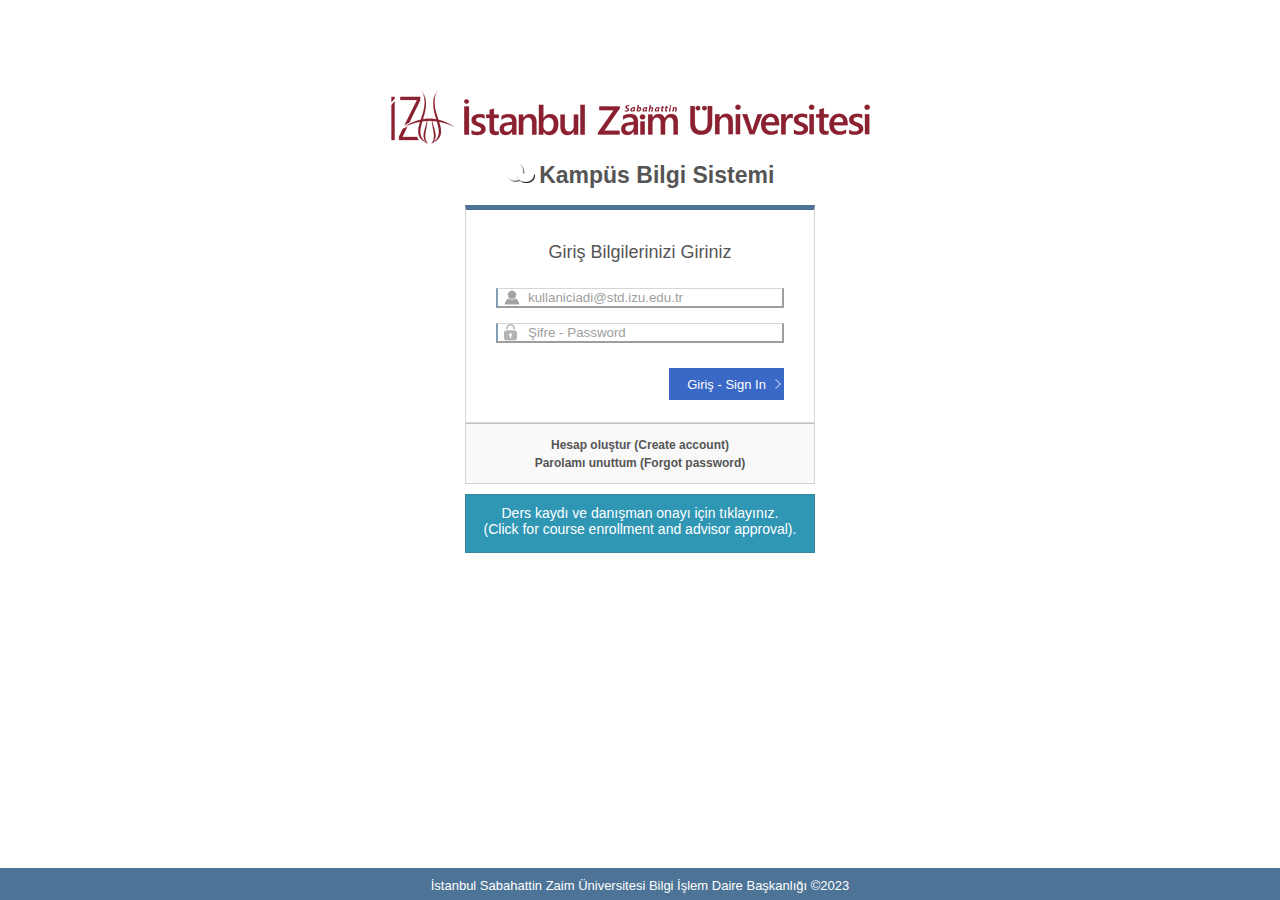
<file: KBS/index.html>
<!DOCTYPE html>
<html lang="en">
<head>
    <meta charset="UTF-8">
    <meta name="viewport" content="width=device-width, initial-scale=1.0">
    <title>Kampüs Bilgi Sistemi</title>
    <link rel="stylesheet" href="main.css">
    
</head>
<body>
    
<div class="login">
    <div class="box1">
        <img src="izu.png" alt=""> <br>
        <img src="logo.png" alt="">
        <strong>Kampüs Bilgi Sistemi</strong>
        
    </div>
    <div class="box box2">
        <form action="">
            <h3>Giriş Bilgilerinizi Giriniz</h3>
            <div>
                <label for="mail">
                    <input type="email" name="mail" id="mail" required placeholder="kullaniciadi@std.izu.edu.tr">
                </label>
            </div>
            <div>
                <label for="sifre">
                    <input type="password" name="sifre" id="sifre" required placeholder="Şifre - Password">
                </label>
            </div>
            <div class="submit">
                <button type="submit">Giriş - Sign In</button>
            </div>
        </form>
    </div>
    <div class="box box3">
        <a href="">Hesap oluştur (Create account)</a><br>
        <a href="">Parolamı unuttum (Forgot password)</a>
    </div>
    <div class="box box4">
        <a href="">Ders kaydı ve danışman onayı için tıklayınız.<br>
            (Click for course enrollment and advisor approval).</a>
    </div>
</div>
<footer>İstanbul Sabahattin Zaim Üniversitesi Bilgi İşlem Daire Başkanlığı ©2023</footer>



</body>
</html>
</file>
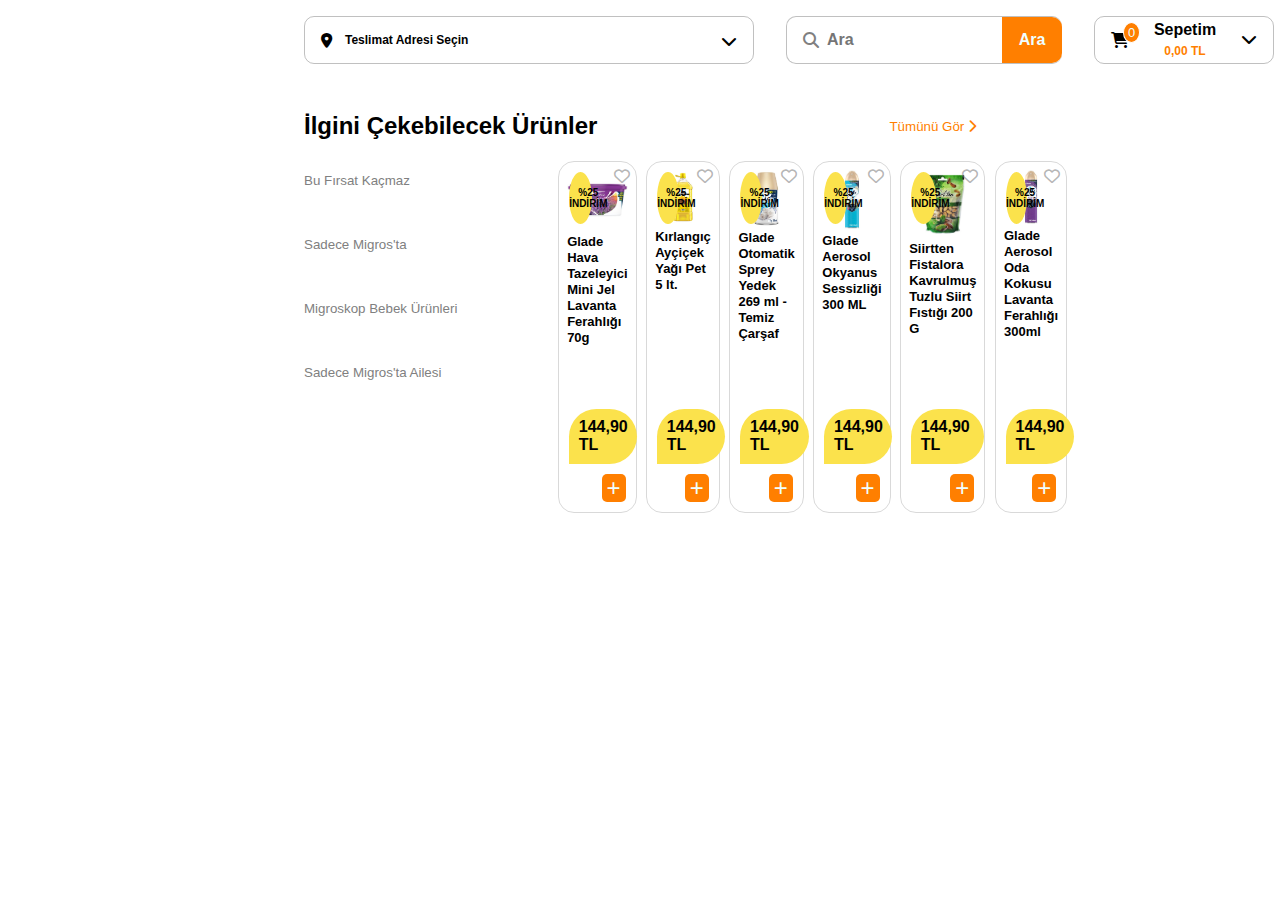
<file: migros_ekrani/index.html>
<!DOCTYPE html>
<html lang="en">

<head>
    <meta charset="UTF-8">
    <meta name="viewport" content="width=device-width, initial-scale=1.0">
    <title>Document</title>
    <link rel="stylesheet" href="main.css">
    <link rel="stylesheet" href="tablo.css">
    <link rel="stylesheet" href="https://cdnjs.cloudflare.com/ajax/libs/font-awesome/6.4.0/css/all.min.css">
</head>

<body>
    <header class="box">
        <div class="box1">
            <div class="btn">
                <button type="menu">Teslimat Adresi Seçin
                    <div class="icon1">
                        <i class="fa-solid fa-location-dot"></i>
                    </div>
                    <div class="icon2">
                        <i class="fa-solid fa-chevron-down"></i>
                    </div>
                </button>
            </div>
        </div>

        <div class="box2">
            <div class="search">
                
                   <div>
                    <label for="fname"></label>
                    <input type="text" id="fname" name="fname" placeholder="Ara">
                    <i class="fa-solid fa-magnifying-glass"></i>
                   </div>
                    <div class="btn2">
                        Ara
                    </div>
            </div>
        </div>

        <div class="box3">
            <div class="cart-shoppin">
                <button class="cart-shopping">
                    <div class="shopping">
                        Sepetim <br>
                        <span>0,00 TL</span>
                    </div>
                    <div class="icon3">
                        <i class="fa-solid fa-cart-shopping"></i>
                        <span>0</span>
                    </div>
                    <div class="icon4">
                        <i class="fa-solid fa-chevron-down"></i>
                    </div>
                </button>
                   
            </div>
        </div>
    </header>
    <!-- -------------------- -->

    <section>
        <div class="container">

            <div class="baslik">
                <h2>İlgini Çekebilecek Ürünler</h2>
                <button>Tümünü Gör
                    <i class="fa-solid fa-chevron-right"></i>
                </button>
            </div>


            <div class="tablo">
                <div class="kategori">
                    <button>Bu Fırsat Kaçmaz</button>
                    <button>Sadece Migros'ta</button>
                    <button>Migroskop Bebek Ürünleri</button>
                    <button>Sadece Migros'ta Ailesi</button>

                </div>
                <div class="cards">
                    <div class="card card1">
                        
                        <a href=""><img src="images/1.jpg" alt=""><p>Glade Hava Tazeleyici Mini Jel Lavanta Ferahlığı 70g</p></a>
                        <div class="sale">%25 İNDİRİM</div>
                        <div class="fiyat">144,90 TL</div>
                        <button class="fav">
                            <i class="fa-regular fa-heart"></i>
                        </button>
                        <button class="ekle">
                            <span>+</span>
                        </button>
                    </div>
                    <div class="card card2">
                        <a href=""><img src="images/2.jpg" alt=""><p>Kırlangıç Ayçiçek Yağı Pet 5 lt.</p></a>
                        <div class="sale">%25 İNDİRİM</div>
                        <div class="fiyat">144,90 TL</div>
                        <button class="fav">
                            <i class="fa-regular fa-heart"></i>
                        </button>
                        <button class="ekle">
                            <span>+</span>
                        </button>
                    </div>
                    <div class="card card3">
                        <a href=""><img src="images/3.jpg" alt=""><p>Glade Otomatik Sprey Yedek 269 ml - Temiz Çarşaf</p></a>
                        <div class="sale">%25 İNDİRİM</div>
                        <div class="fiyat">144,90 TL</div>
                        <button class="fav">
                            <i class="fa-regular fa-heart"></i>
                        </button>
                        <button class="ekle">
                            <span>+</span>
                        </button>
                    </div>
                    <div class="card card4">
                        <a href=""><img src="images/4.jpg" alt=""><p>Glade Aerosol Okyanus Sessizliği 300 ML</p></a>
                        <div class="sale">%25 İNDİRİM</div>
                        <div class="fiyat">144,90 TL</div>
                        <button class="fav">
                            <i class="fa-regular fa-heart"></i>
                        </button>
                        <button class="ekle">
                            <span>+</span>
                        </button>
                    </div>
                    <div class="card card5">
                        <a href=""><img src="images/5.jpg" alt=""><p>Siirtten Fistalora Kavrulmuş Tuzlu Siirt Fıstığı 200 G</p></a>
                        <div class="sale">%25 İNDİRİM</div>
                        <div class="fiyat">144,90 TL</div>
                        <button class="fav">
                            <i class="fa-regular fa-heart"></i>
                        </button>
                        <button class="ekle">
                            <span>+</span>
                        </button>
                    </div>
                    <div class="card card6">
                        <a href=""><img src="images/6.jpg" alt=""><p>Glade Aerosol Oda Kokusu Lavanta Ferahlığı 300ml</p></a>
                        <div class="sale">%25 İNDİRİM</div>
                        <div class="fiyat">144,90 TL</div>
                        <button class="fav">
                            <i class="fa-regular fa-heart"></i>
                        </button>
                        <button class="ekle">
                            <span>+</span>
                        </button>
                    </div>
                </div>

            </div>
        </div>
    </section>


</body>

</html>
</file>
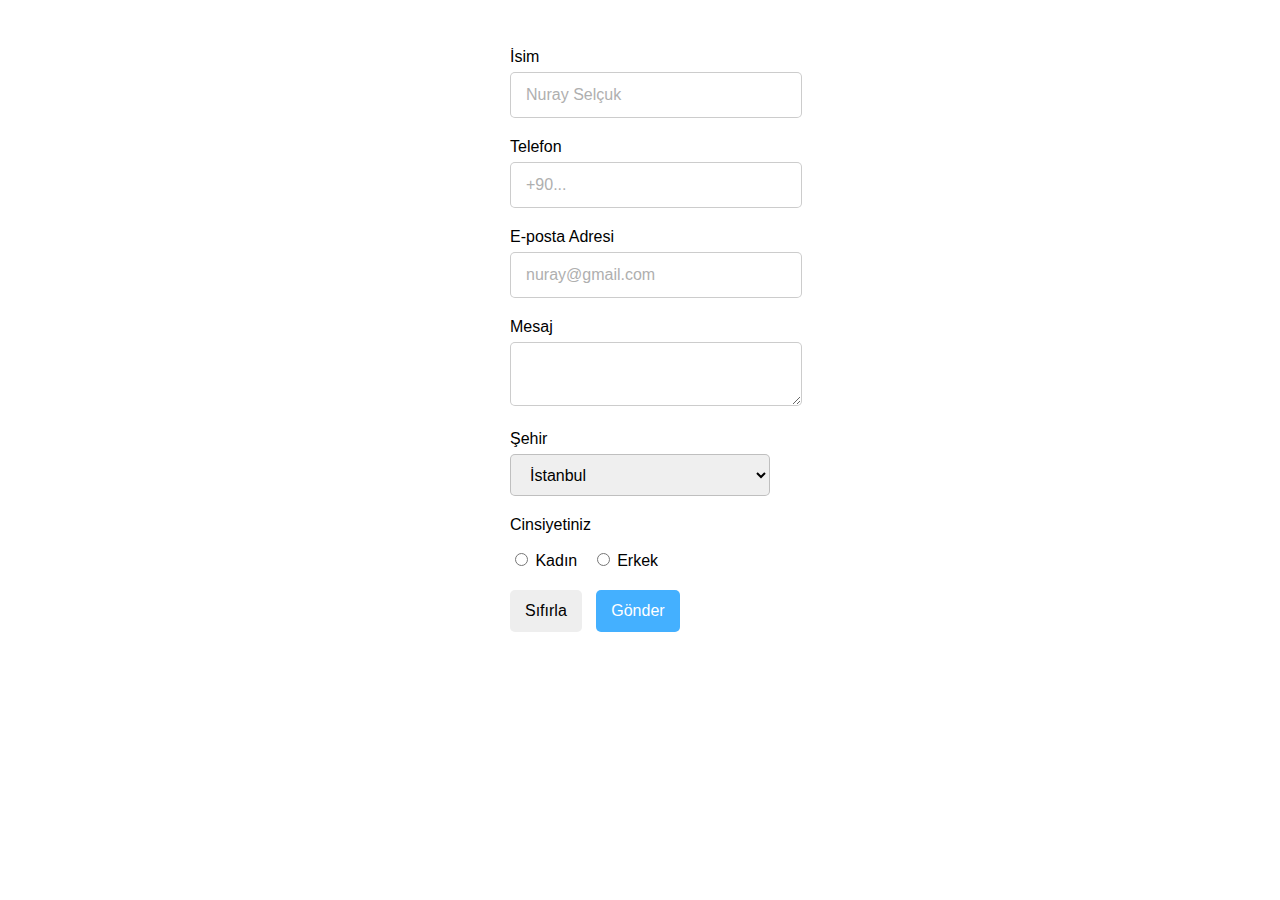
<file: bilgi ekranı/dene.html>
<!DOCTYPE html>
<html lang="tr">
<head>
    <meta charset="UTF-8">
    <meta http-equiv="X-UA-Compatible" content="IE=edge">
    <meta name="viewport" content="width=device-width, initial-scale=1.0">
    <title>Document</title>
    <link rel="stylesheet" type="text/css" href="main.css">
    
</head>
<body>
    <form action="gönderilecek yer" method="POST">
        <div class="form-row">
            <label for="adi">İsim</label><br>
            <input name="adi" id="adi" type="text" required placeholder="Nuray Selçuk">

        </div>

        <div class="form-row">
            <label for="tel">Telefon</label><br>
            <input name="tel" id="tel" type="tel" required placeholder="+90...">
        </div>

        <div class="form-row">
            <label for="mail">E-posta Adresi</label><br>
            <input name="mail" id="mail" type="email" required placeholder="nuray@gmail.com">
        </div>

        <div class="form-row">
            <label for="message">Mesaj</label><br>
            <textarea name="message" id="message" ></textarea>
        </div>

        <div class="form-row">
            <label for="sehir">Şehir</label><br>
            <select name="sehir" id="sehir">
                <option value="istanbul">İstanbul</option>
                <option value="ankara">Ankara</option>
            </select>
        </div>

        <!-- <div>
            <label for="renk">Sevdiğiniz Renk</label>
            <input name="renk" id="renk" type="radio"> Kırmızı
            <input name="renk" id="renk" type="radio"> Mavi
        </div> -->

        <!-- sadece daireye basınca seçer. çünkü labelin içinde değil -->

        <div class="form-row">
            <p>Cinsiyetiniz</p>
            <div class="radio-container">
            <label for="cinsiyet">
                <input name="cinsiyet" id="cinsiyet" type="radio"> Kadın
            </label>
            <label>
                <input name="cinsiyet" id="cinsiyet" type="radio"> Erkek
            </label>
           
        </div>
        </div>

        <div class="form-row">
            <button type="reset">Sıfırla</button>
            <button type="submit">Gönder</button>
        </div>



    </form>
    
</body>
</html>
</file>
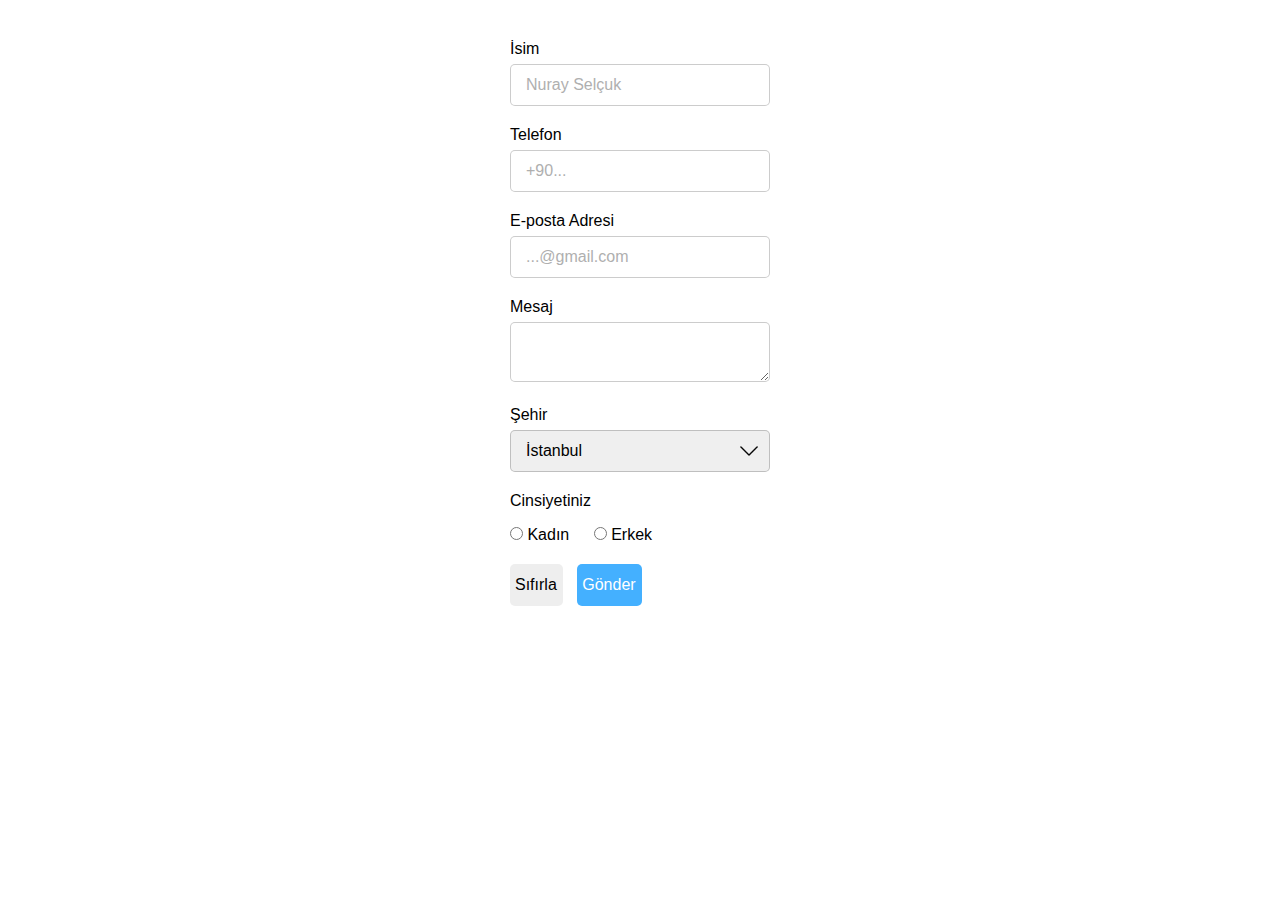
<file: bilgi ekranı/form.html>
<!DOCTYPE html>
<html lang="en">
<head>
    <meta charset="UTF-8">
    <meta name="viewport" content="width=device-width, initial-scale=1.0">
    <title>Form</title>
    <link rel="stylesheet" href="form.css">
    <link rel="stylesheet" href="normalize.css">
</head>
<body>
    <form action="" method="post">
    <div class="form-item">
        <label for="ad">İsim</label>
        <input  type="text" name="ad" id="ad" required placeholder="Nuray Selçuk">
    </div>

    <div class="form-item">
        <label for="tel">Telefon</label>
        <input type="tel" name="tel" id="tel" required placeholder="+90...">
    </div>

    <div class="form-item">
        <label for="mail">E-posta Adresi</label>
        <input type="email" name="mail" id="mail" required placeholder="...@gmail.com">
    </div>

    <div class="form-item">
        <label for="mesaj">Mesaj</label>
        <textarea name="mesaj" id="mesaj" ></textarea>
    </div>

    <div class="form-item">
        <label for="sehir">Şehir</label>
        <select name="sehir" id="sehir">
            <option value="istanbul">İstanbul</option>
            <option value="ankara">Ankara</option>
        </select>
    </div>

    <div class="form-item">
        <p>Cinsiyetiniz</p>
        <div class="radio-container">
            <label for="cins" >
                <input type="radio" name="cins" id="cins"> Kadın
            </label>
            <label>
                <input type="radio" name="cins" id="cins"> Erkek
            </label>
        </div>
        
    </div>

    <div class="form-item">
        <button type="reset">Sıfırla</button>
        <button type="submit">Gönder</button>
    </div>


    </form>
    
</body>
</html>
</file>
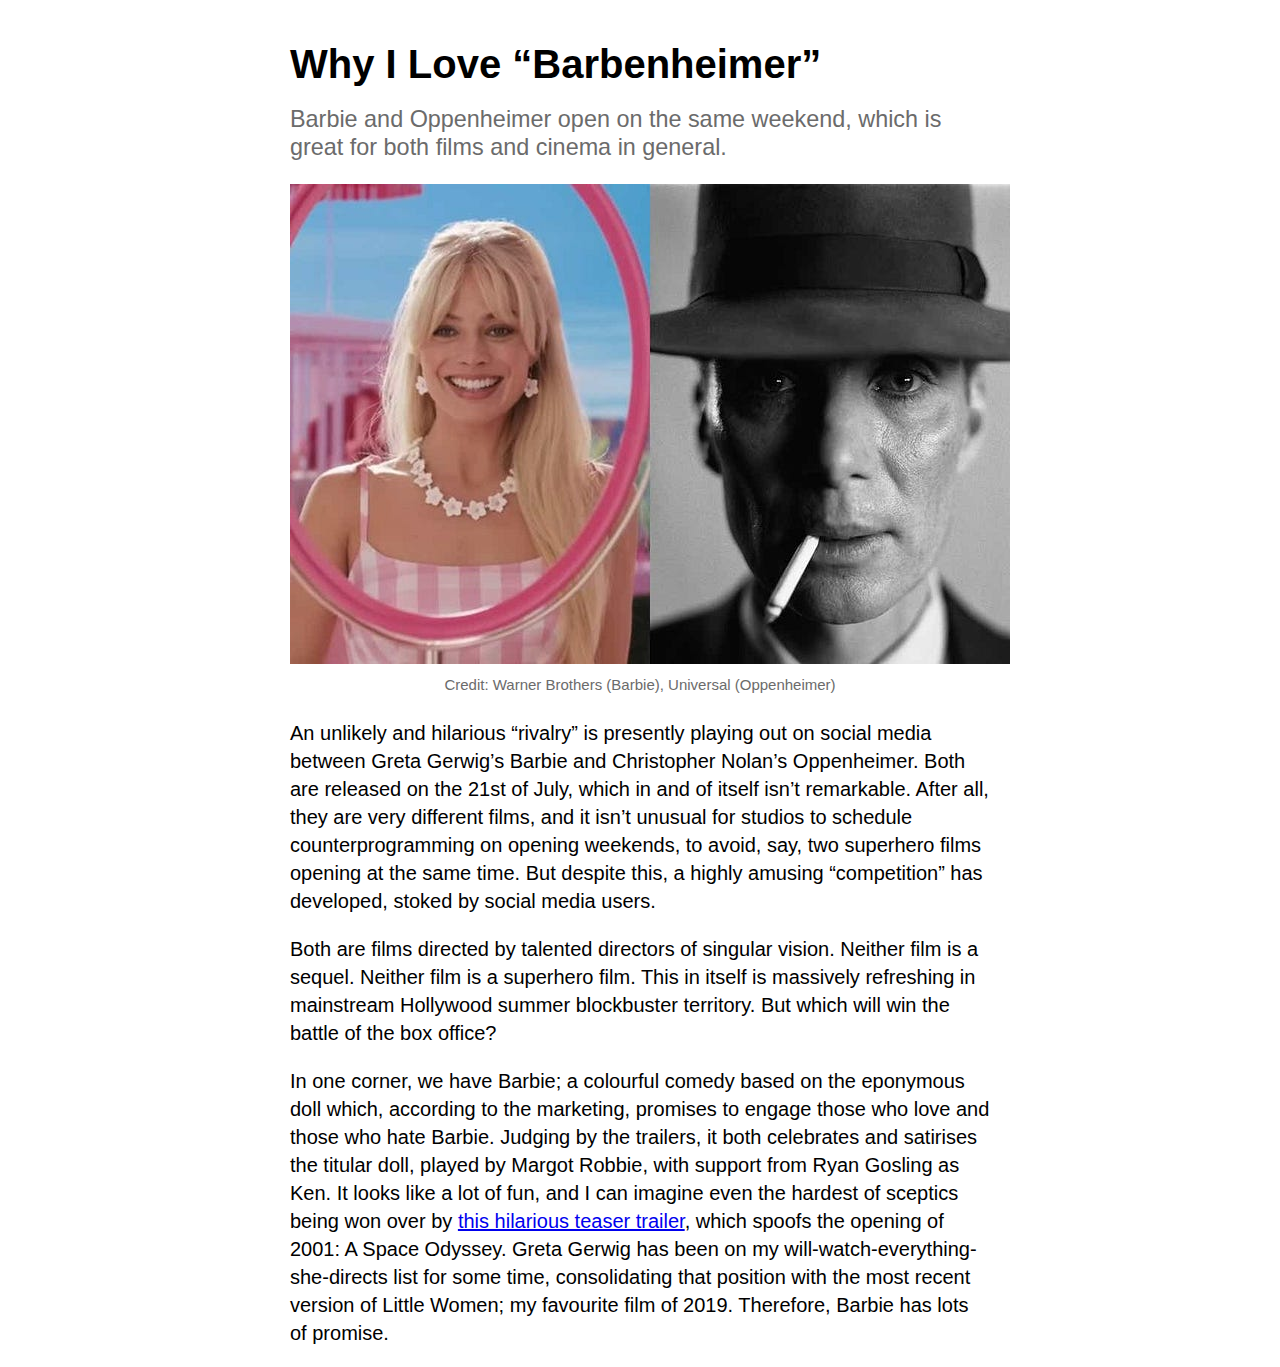
<file: blog-örneği/blog.html>
<!DOCTYPE html>
<html lang="en">
<head>
    <meta charset="UTF-8">
    <meta name="viewport" content="width=device-width, initial-scale=1.0">
    <title>Blog</title>
    <link rel="stylesheet" href="blog.css">
</head>
<body>
   <article>
    <h1>Why I Love “Barbenheimer”</h1>

    <h3 class="ff-sans">Barbie and Oppenheimer open on the same weekend, which is great for both films and cinema in general.</h3>

    <figure>
        <img src="foto.jpg" alt="“Barbenheimer”">
        <figcaption class="ff-sans">Credit: Warner Brothers (Barbie), Universal (Oppenheimer)</figcaption>
    </figure>

    <p>An unlikely and hilarious “rivalry” is presently playing out on social media between Greta Gerwig’s Barbie and Christopher Nolan’s Oppenheimer. 
        Both are released on the 21st of July, which in and of itself isn’t remarkable. After all, they are very different 
        films, and it isn’t unusual for studios to schedule counterprogramming on opening weekends, to avoid, say, two 
        superhero films opening at the same time. But despite this, a highly amusing “competition” has developed, stoked by social media users.</p>
    <p>Both are films directed by talented directors of singular vision. Neither film is a sequel. Neither film is a superhero film. 
        This in itself is massively refreshing in mainstream Hollywood summer blockbuster territory. But which will win the battle of the box office?</p>
    <p>In one corner, we have Barbie; a colourful comedy based on the eponymous doll which, according to the marketing, promises to engage those who love and those who hate Barbie. 
        Judging by the trailers, it both celebrates and satirises the titular doll, played by Margot Robbie, with support from Ryan Gosling as Ken. It looks like a lot of 
        fun, and I can imagine even the hardest of sceptics being won over by <a href="https://www.youtube.com/watch?v=8zIf0XvoL9Y">this hilarious teaser trailer</a>, 
        which spoofs the opening of 2001: A Space Odyssey. Greta Gerwig has been on my will-watch-everything-she-directs list for some time, consolidating that 
        position with the most recent version of Little Women; my favourite film of 2019. Therefore, Barbie has lots of promise.</p>
    </article>
</body>
</html>
</file>
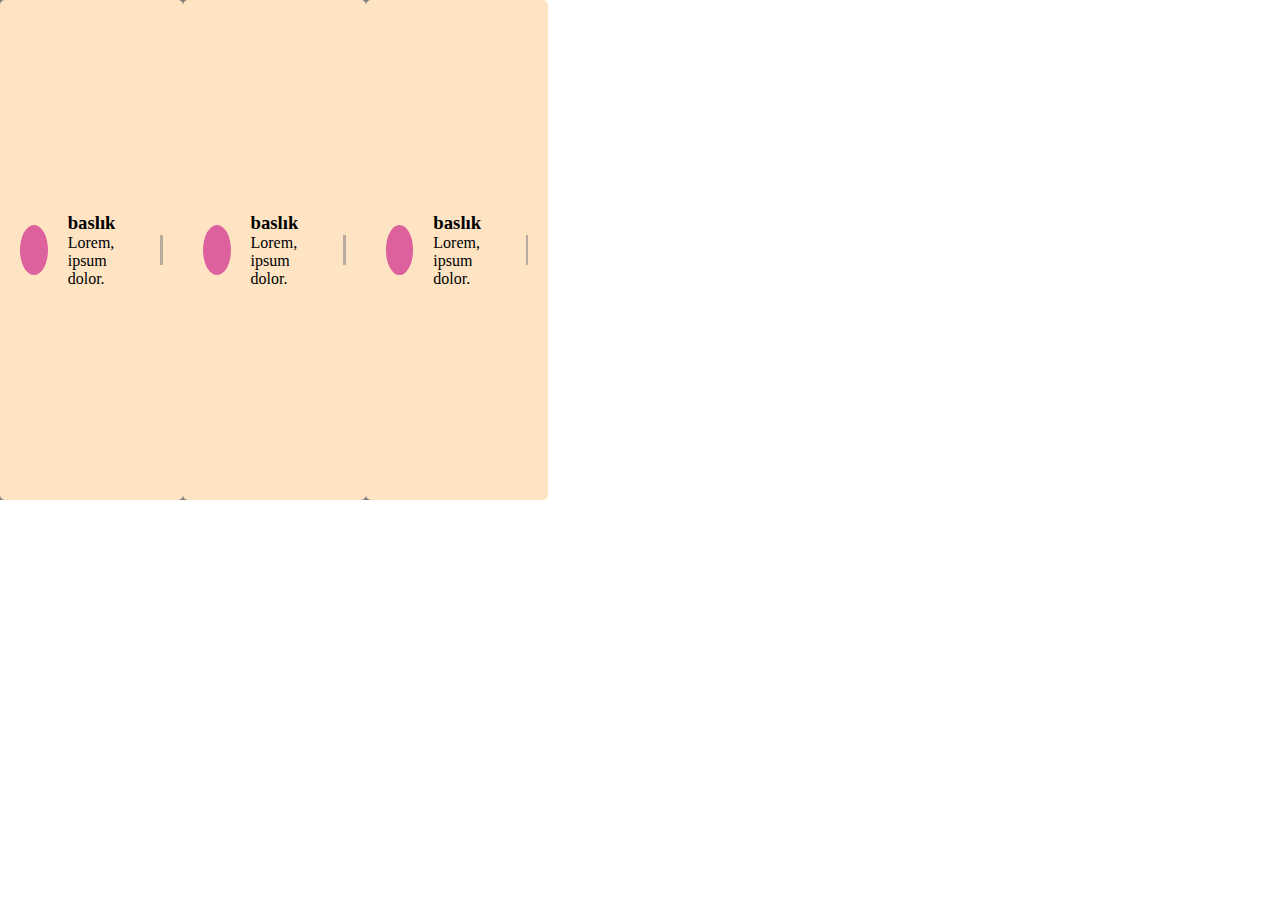
<file: flex_alistirmasi/dmo.html>
<!DOCTYPE html>
<html lang="en">
<head>
    <meta charset="UTF-8">
    <meta http-equiv="X-UA-Compatible" content="IE=edge">
    <meta name="viewport" content="width=device-width, initial-scale=1.0">
    <title>Document</title>
    <link rel="stylesheet" href="abc.css">
</head>
<body>
    <div class="timeline">
        <div class="card">
            <div class="svg"></div>
            <div class="content">
                <h3>baslık</h3>
                <p>Lorem, ipsum dolor.</p>
            </div>
            <div class="arrow"></div>
        </div>
        <div class="card">
            <div class="svg"></div>
            <div class="content">
                <h3>baslık</h3>
                <p>Lorem, ipsum dolor.</p>
            </div>
            <div class="arrow"></div>
        </div>
        <div class="card">
            <div class="svg"></div>
            <div class="content">
                <h3>baslık</h3>
                <p>Lorem, ipsum dolor.</p>
            </div>
            <div class="arrow"></div>
        </div>

    </div>
    
</body>
</html>
</file>
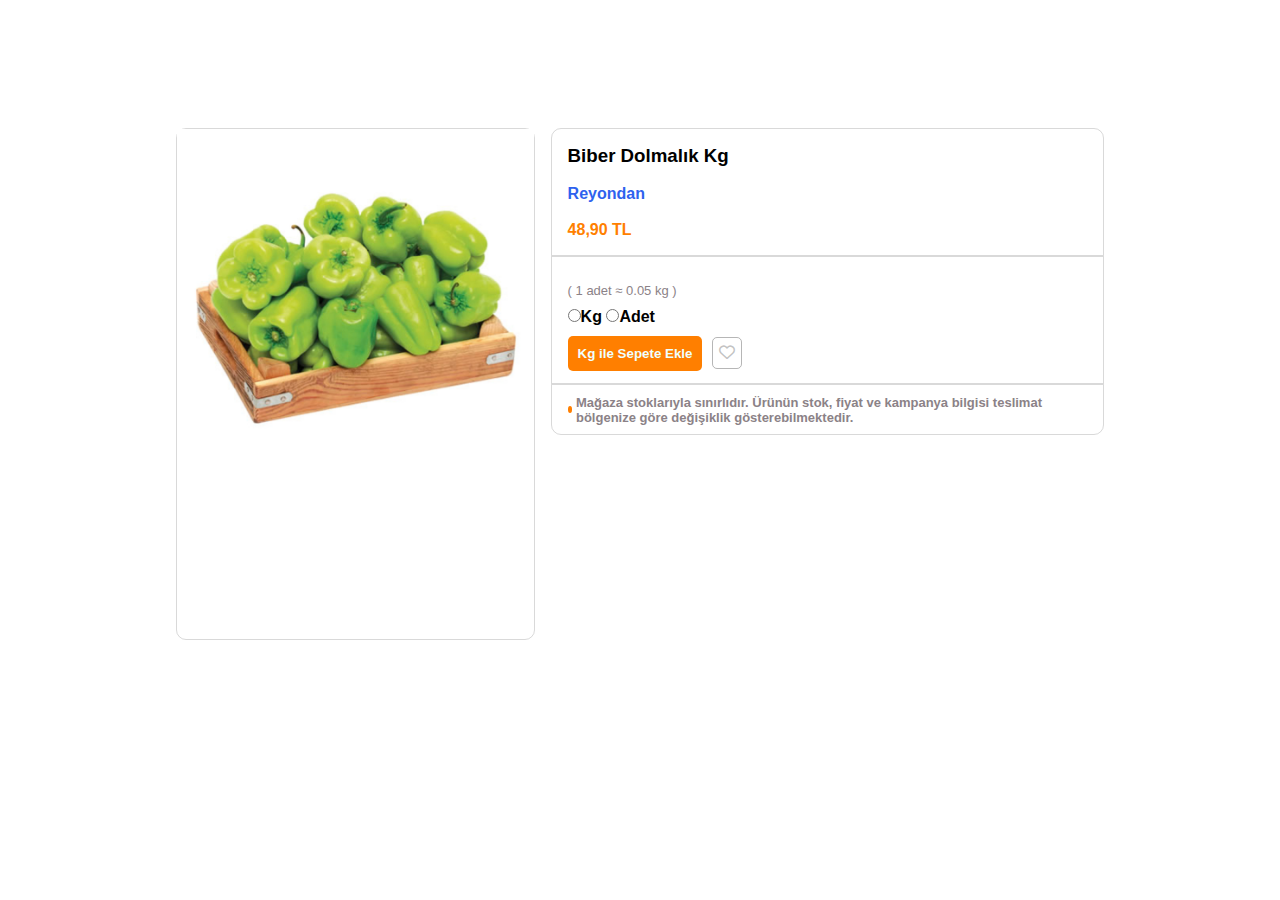
<file: migros_ekrani/index2.html>
<!DOCTYPE html>
<html lang="en">

<head>
    <meta charset="UTF-8">
    <meta name="viewport" content="width=device-width, initial-scale=1.0">
    <title>Document</title>
    <link rel="stylesheet" href="main2.css">
    <link rel="stylesheet" href="https://cdnjs.cloudflare.com/ajax/libs/font-awesome/6.4.0/css/all.min.css">
</head>

<body>
    <div class="cards">
        <div class="card1">
            <img src="images/biber.jpg" alt="">
        </div>
        <div class="card2">
            <div class="box box1">
                <h3>Biber Dolmalık Kg</h3>
                <a href="">Reyondan</a>
                <span>48,90 TL</span>
            </div>
            <div class="box box2">
                <span class="bx">( 1 adet ≈ 0.05 kg )</span>
                <div class="bx">
                    <label><input class="radio" type="radio" id="" name="biber" value="Kg">Kg</label>
                    <label><input class="radio" type="radio" id="" name="biber" value="">Adet</label><br>
                </div>
                <div class="bx buttons">
                    <button>Kg ile Sepete Ekle</button>
                    <button><i class="fa-regular fa-heart"></i></button>
                </div>
            </div>
            <div class="box box3">
                <span class="dot"></span>
                <p> Mağaza stoklarıyla sınırlıdır. Ürünün stok, fiyat ve kampanya bilgisi teslimat bölgenize göre
                    değişiklik gösterebilmektedir.</p>
            </div>
        </div>
    </div>

</body>

</html>
</file>
<file: KBS/main.css>
*{
    box-sizing: border-box;
    font-family: "Helvetica", Arial, Helvetica, sans-serif;
    /* line-height: 1.5; */
    /* font-weight: bold; */
    color: #555555;
}
body{
    padding: 0;
    margin: 0;
}

h3{
    font-size: 18px;
    margin-bottom: 25px;
    margin-top: 20px;
    font-weight: normal;
}
.login{
    padding-top: 60px;
}

strong{
    font-size: 23px; 
    
}

.box{
    width: 350px;
    margin: 0px auto;
    text-align: center;
    border: 1px solid #5555553b;
    padding: 12px 30px;
}

.box1{
    margin: 0px auto;
    text-align: center;
    height: 145px;
    padding: 15px;
} 

.box2{
    border-top: 5px solid #4d7496;
}

input[type="email"]{
    background-image:url(profile-icon-png-898.png);
    opacity: 0.7;
    background-size: 20px;
    background-repeat: no-repeat;
    background-position:4px;
}

input[type="password"]{
    background-image:url(password.png);
    opacity: 0.7;
    background-position:4px;
    background-size: 17px;
    background-repeat: no-repeat;
}

input[type="email"],
input[type="password"]{
    border-left:2px solid #4d7496;
    margin-bottom: 15px;
    width: 100%;
    padding-left: 30px;
    border-top: 1px solid rgba(128, 128, 128, 0.459);
    
}

.submit{
    text-align: right;
}

button[type="submit"]{
    background-image: url(arrow-point-to-right.png);
    background-position-x: right;
    background-repeat: no-repeat;
    background-size: 12px;
    background-position: right;
    margin: 10px;
    background-color: #3968c6;
    color: #FFF;
    font-size: 13px;
    width: 115px;
    height: 32px;
    border: none;
    margin-right: 0;
    padding: 0;
}

button[type="submit"]:hover{
    background-color: #4a7de2;
}

.box3{
    background-color: #f9f9f9;
    border-top: 1px solid #c0c0c0;
    height: 61px;
    font-size: 12px;
    line-height: 1.5;
    
    
}
.box3 a{
    text-decoration: none;
    font-weight: bold;
}
.box3 a:hover{
    
    color: #4d7496;
}

.box4{
    height: 59px;
    margin-top: 10px;
    background-color: #2f96b4;
    padding: 10px 15px;
}

.box4 a{
    
    display: inline-block;
    text-decoration: none;
    white-space: nowrap;
    color: #FFF;
    font-size: 14px;
    
}
.box4:hover{
    background-color: #46aece;
}

footer{
    position: fixed;
    text-align: center;
    background-color: #4d7496;
    color: #FFF;
    font-size: 13px;
    left: 0;
    right: 0;
    bottom: 0;
    height: 32px;
    padding: 10px;
}
</file>
<file: migros_ekrani/main.css>
*{
    box-sizing: border-box;
    padding: 0;
    margin: 0;
    font-family: sans-serif;
}

.box{
    display: flex;
    justify-content: space-between;
    padding: 0 18rem;
    
}

.box1{
    margin: 1rem;
}


.btn{
    display: flex;
    justify-content: space-between;
    position: relative;
    align-items: center;
    width: 450px;
    height: 48px;
    border-radius: 10px;
    border: 1px solid rgba(128, 128, 128, 0.493);
    padding: 0.1rem 1rem;
    
    
}
.btn button{
    background-color: transparent;
    border:none;
    font-weight: bold;
    flex-grow: 1;
    text-align: left;
    margin-left: 1.5rem;
    font-size: 0.75rem;
}

.icon1{
    position: absolute;
    left: 1rem;
    top: 15px;
    font-size: 15px;
   margin-right: 1rem;
}
.icon2{
    position: absolute;
    right: 1rem;
    top: 1rem;
    font-size: 1rem;
}
/* ------------------------------- */

.box2{
    margin: 1rem;
    flex-grow: 1;
}
 .search{
    display: flex;
    width: 100%;
    position: relative;
    align-items: center;
    padding: 0 1rem;
    height: 48px;
    border-radius: 10px;
    border: 1px solid rgba(128, 128, 128, 0.493);
    border-right: 0;
 }

 .search input{
    border: none;
    font-size: 1rem;
    font-weight: bold;
    margin-left: 1.5rem;
 }
 .search input:focus{
    outline: none;
 }

 .search i{
    position: absolute;
    left: 1rem;
    top: 15px;
    font-size: 1rem;
    color: grey;
 }

 .btn2{
    position: absolute;
    background-color: #FF7F00;
    color: azure;
    font-weight: bold;
    height: 100%;
    width: 60px;
    display: flex;
    justify-content: center;
    align-items: center;
    right: 0;
    border-radius: 0 10px 10px 0;
    
 }
/* ------------------------------- */
 .box3{
    margin: 1rem;

}

.cart-shopping{
    display: flex;
    justify-content: space-between;
    position: relative;
    align-items: center;
    background: transparent;
    font-weight: bold;
    width: 180px;
    height: 48px;
    border-radius: 10px;
    border: 1px solid rgba(128, 128, 128, 0.493);
    padding: 0.1rem 1rem;
    font-size: 1rem;
}

.shopping{
    order:2;
    line-height: 1.25rem;
}
.shopping span{
    color: #FF7F00;
    font-size: 0.75rem;
}
.icon3{
    order: 1;
    position: relative;
    height: 100%;
    align-items: center;
    display: flex;
}
.icon3 span{
    color: azure;
    background-color: #FF7F00;
    font-size: small;
    font-weight: 200;
    padding: 2px 4px;
    border-radius: 50%;
    position: absolute;
    left: 12px;
    top: 3px;
    border: 1px solid white;
}
.icon4{
    order: 3;
}
</file>
<file: migros_ekrani/tablo.css>
section{
    padding: 1rem 18rem;
}

.baslik{
    display: flex;
    justify-content: space-between;
    margin: 1rem;
}

.baslik h2{
    white-space: nowrap;
}

.baslik button{
    background-color: transparent;
    border: none;
    color: #ff7f00;
}

.tablo{
    display: flex;
    column-gap: 6rem;
}

.kategori{
    display: flex;
    flex-direction: column;
    justify-content: space-evenly;
    height: 16rem;
    width: 19rem;
    font-weight: bold;
    color: gray;
    font-size: 0.75rem;
    letter-spacing: 0.5px;
}

.kategori>button{
    background-color: transparent;
    border: 0;
    color: gray;
    text-decoration: none;
    height: 3rem;
    display: flex;
    align-items: center;
    margin-bottom: 1rem;
    white-space: nowrap;
    cursor: pointer;
}
.kategori>button::before{
    
    content: "";
    height: 3rem;
    width: 4px;
    background-color: #ff7f00;
    margin-right: 12px;
    opacity: 0;
}

.kategori>button:hover{
    background-color: #FFFAF5;
}

.kategori>button:focus{
    background-color: #FFFAF5;
    
    color: #ff7f00;
}
.kategori>button:focus::before{
    opacity: 1;
}
/* -------------- */
.cards{
    display: flex;
    justify-content: space-between;
}

.card{
    font-weight: bold;
    display: flex;
    flex-direction: column;
    margin: 0.3rem;
    height: 22rem;
    width: 100%;
    border: 1px solid rgba(128, 128, 128, 0.301);
    border-radius: 1rem;
    padding: 0.5rem;
    position: relative;
}

.card img{
    width: 100%;
    
}

.card a{
    text-decoration: none;
    color: black;
    font-size: small;
    line-height: 1rem;
}
.card a:hover{
   color: #ff7f00;
}

.card .sale{
    width: 30%;
    height: 15%;
    background-color: #FBE24C;
    border-radius: 100%;
    font-size: 10px;
    text-align: center;
    display: flex;
    align-items: center;
    top: 10px;
    left: 10px;
    position: absolute;
}

.fav{
    font-size: 1rem;
    color: rgba(128, 128, 128, 0.589);
    border: none;
    background-color: transparent;
    top: 6px;
    right: 6px;
    position: absolute;
}
.fav:focus{
    color: #ff7f00;
    
}

.ekle{
    width: 1.5rem;
    height: auto;
    background-color: #ff7f00;
    color: azure;
    font-size: 1.5rem;
    border: none;
    border-radius: 5px;
    bottom: 10px;
    right: 10px;
    position: absolute;
}

.fiyat{
    display: inline-block;
    padding: 0.6rem;
    background-color: #FBE24C;
    border-radius: 50px;
    border-bottom-left-radius: 0;
    font-weight: 600;
    font-size: 1rem;
    bottom: 3rem;
    left: 10px;
    position: absolute;
}
</file>
<file: bilgi ekranı/main.css>
*{
    /* font-family: Arial, Helvetica, sans-serif;
    font-size: 16px; */
    font: 16px arial,helvetica,sans-serif ;
}


input[type="text"],
input[type="tel"],
input[type="email"],
textarea, select,button {
    width: 100%;
    border-radius: 5px;
    height: 42px;
    border: 1px solid rgba(0, 0, 0, 0.2);
    padding-left: 15px;
    padding-right: 15px;
}

input[type="text"]::placeholder,
input[type="tel"]::placeholder,
input[type="email"]::placeholder,
textarea::placeholder{
    color: rgb(175, 175, 175);
}

input[type="text"]:focus,
input[type="tel"]:focus,
input[type="email"]:focus,
textarea:focus,
select:focus{
    outline:0;
    border-color: rgb(68, 176, 255);
}

textarea{
    padding-top: 10px;
    padding-bottom: 10px;
    min-height: 30px;
    max-height: 200px;
    min-width: 260px;
    resize: vertical;
}
form{
    width: 260px;
    margin-left: auto;
    margin-right: auto;
    padding: 40px;
}

.form-row{
    margin-bottom: 20px;
}

.form-row> label{ /* > kullanmak form-rowun sadece bir altındaki labellari etkilr*/
    display: inline-block;
    margin-bottom: 6px;
}

/* select {
    -webkit-appearance: none;
    background-image: url("http://www.w3.org/2000/svg");
    background-repeat: no-repeat;
    background-position: right 10px center;
  } */

  .radio-container label+label{
    margin-left: 10px;
  }

  button {
    display: inline-block;
    width: auto;
    border: 0;
    background-color: #eee;
  }

  button[type="submit"] {
    margin-left: 10px;
    color: white;
    background-color: rgb(68, 176, 255);
  }
</file>
<file: bilgi ekranı/form.css>
* {
  box-sizing: border-box;
}

form{
    padding: 40px;
    width: 340px;
    margin-left: auto;
    margin-right: auto;
    font: 16px arial,helvetica,sans-serif;
}

.form-item{
    margin-bottom: 20px;
}
.form-item > label{
    display: block;
    margin-bottom: 6px;
}

input[type="text"],input[type="tel"],
input[type="email"],
textarea,select,button{
    width: 100%;
    border-radius: 5px;
    height: 42px;
    border: 1px solid rgba(0, 0, 0, 0.2);
    padding-left: 15px;
    font-size: inherit;
    font-family: inherit;
}


input[type="text"]::placeholder,input[type="tel"]::placeholder,
input[type="email"]::placeholder,
textarea::placeholder{
    color: rgb(175, 175, 175);
}

input[type="text"]:focus,input[type="tel"]:focus,
input[type="email"]:focus,
textarea:focus,select:focus,button[type="reset"]:focus,
input[type="radio"]:focus{
    outline-width: 1px;
    outline-color: rgb(68, 176, 255);
}

textarea {
    height: 60px;
    padding-top: 10px;
    padding-bottom: 10px;
    min-height: 42px;
    max-height: 200px;
    resize: vertical;
  }

  select{
    -webkit-appearance: none;
    background-image: url("arrowdown.png");
    background-size: 20px;
    background-repeat: no-repeat;
    background-position: right 10px center;
  }

  .radio-container label {
    display: inline-block;
    
  }

  .radio-container label + label {
    margin-left: 20px;
  }

  button{
    padding-left: 5px;
    display: inline-block;
    width: auto;
    border: 0;
    background-color: #eee;
  }
  button[type="submit"] {
    margin-left: 10px;
    color: white;
    background-color: rgb(68, 176, 255);
  }
</file>
<file: blog-örneği/blog.css>
*{
    text-align:left;
    font-family: sohne, "Helvetica Neue", Helvetica, Arial, sans-serif;
    
}

figcaption{
    text-align: center;
    font-size: 15px;
}
.ff-sans{
    font-family: sans-serif;
    color: #6B6B6B;
    font-weight: normal;
}
html{
    font-size: 20px;
    line-height: 1.4em;
}
article{
    max-width: 700px;
    margin-left: auto;
    margin-right: auto;
    margin-top: 50px;
}
figure{
    margin-left: 0;
    margin-right: 0;
}
</file>
<file: flex_alistirmasi/abc.css>
*{
    margin: 0;
    padding: 0;
    box-sizing: border-box;
}

.timeline{
    display: flex;
    /* flex-direction: column; */
    width: 500px;
    height: 500px;
    background-color: grey;
    /* align-items: flex-start; */
    justify-content: space-evenly;  
}

.card{
    display: flex;
    background-color: bisque;
    align-items: center;
    /* margin-left: 20px;
    width: 350px;
    height: 80px; */
    border-radius: 5px;
    box-shadow: 0 5px 15px rgba(black, 0.4);
    padding: 20px;
}

.svg{
    width: 50px;
    height: 50px;
    border-radius: 50%;
    background-color: rgba(212, 68, 147, 0.815);
    /* align-self: center;
    margin-left: 10px;
    margin-right: 10px; */
}

.content{
    flex-grow: 1;
    margin-left: 20px;
    margin-right: 20px;

}

.arrow{
    width: 5px;
    height: 30px;
    background-color: rgba(128, 128, 128, 0.575);
}
</file>
<file: migros_ekrani/main2.css>
* {
  box-sizing: border-box;
  padding: 0;
  margin: 0;
  font-family: Arial, Helvetica, sans-serif;
  font-weight: bold;
}

.cards {
  display: flex;
  padding: 8rem 11rem;
}
.card1 {
  width: 32rem;
  height: 32rem;
  border: 1px solid rgba(128, 128, 128, 0.301);
  border-radius: 10px;
}

.card1 > img {
  width: 100%;
}

.card2 {
  display: flex;
  flex-direction: column;
  margin-left: 1rem;
}

.box {
  border: 1px solid rgba(128, 128, 128, 0.301);
  border-radius: 10px;
  padding: 1rem;
}

.box1 {
  height: 25%;
  display: flex;
  flex-direction: column;
  justify-content: space-between;
  border-bottom-left-radius: 0;
  border-bottom-right-radius: 0;
}
.box1>a{
    text-decoration: none;
    color: #2E62EE;
}
.box1>a:hover{
    text-decoration: none;
    color: #FF7F00;
}
.box1>span{
    color: #FF7F00;
}
/* ------- */

.box2{
    border-radius: 0;
    height: 25%;
    display: flex;
    flex-direction: column;
    justify-content: space-between;
}

.box2>span, .box3{
    font-weight: normal;
    font-size: small;
    color: #8B8287
}

.buttons>button:first-child{
    background-color: #FF7F00;
    color: azure;
    border: none;
    padding: 10px;
    border-radius: 5px;
}
.buttons>button:last-child{
    background-color: transparent;
    color: rgba(128, 128, 128, 0.466);
    border: 1px solid rgba(128, 128, 128, 0.575);
    border-radius: 5px;
    padding: 6px;
    font-size: medium;
    margin-left: 5px;
}

.bx{
    margin-top: 10px;
}

.radio{
  accent-color: #FF7F00;
}
/* -------- */
.box3{
    height: 10%;
    display: flex;
    align-items: center;
    border-top-left-radius: 0;
    border-top-right-radius: 0;
}
.dot{
    width: 0.4rem;
    height: 0.4rem;
    border-radius: 50%;
    background-color: #FF7F00;
    margin-right: 0.25rem;
}
</file>
